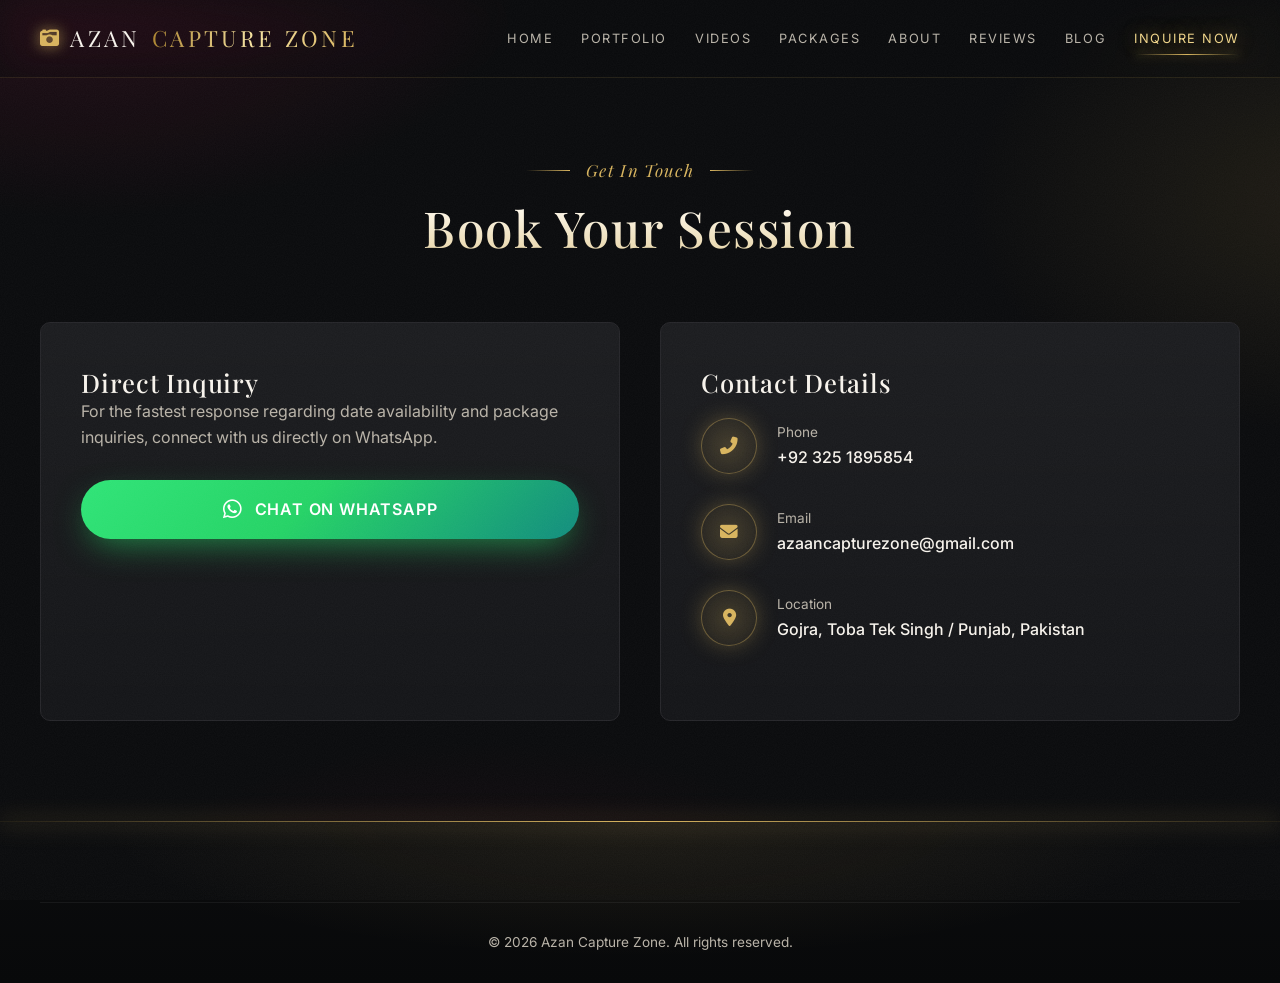
<file: frontend/contact.html>
<!DOCTYPE html>
<html lang="en">
<head>
  <meta charset="UTF-8">
  <meta name="viewport" content="width=device-width, initial-scale=1.0">
  <title>Contact & Inquiries — Azan Capture Zone</title>
  <meta name="description" content="Inquire about dates, pricing, and photography availability with Azan Capture Zone via WhatsApp or direct email.">
  <link rel="preconnect" href="https://fonts.googleapis.com">
  <link rel="preconnect" href="https://fonts.gstatic.com" crossorigin>
  <link href="https://fonts.googleapis.com/css2?family=Inter:wght@300;400;500;600&family=Playfair+Display:ital,wght@0,400;0,500;0,600;1,400&display=swap" rel="stylesheet">
  <link rel="stylesheet" href="https://cdnjs.cloudflare.com/ajax/libs/font-awesome/6.4.0/css/all.min.css">
  <link rel="stylesheet" href="css/style.css">
  <style>
    .contact-container {
      display: grid;
      grid-template-columns: 1fr 1fr;
      gap: 50px;
    }
    @media (max-width: 768px) {
      .contact-container {
        grid-template-columns: 1fr;
      }
    }
    .contact-card {
      background-color: var(--bg-card);
      border: 1px solid var(--border-color);
      padding: 40px;
      border-radius: 4px;
    }
    .contact-item {
      display: flex;
      align-items: center;
      gap: 20px;
      margin-bottom: 30px;
    }
    .contact-item i {
      font-size: 1.8rem;
      color: var(--accent-gold);
    }
    .whatsapp-btn {
      display: inline-flex;
      align-items: center;
      justify-content: center;
      gap: 12px;
      background-color: #25D366;
      color: #ffffff;
      padding: 16px 30px;
      font-size: 1rem;
      font-weight: 600;
      border-radius: 4px;
      width: 100%;
      text-transform: uppercase;
      letter-spacing: 0.05em;
      transition: var(--transition-smooth);
    }
    .whatsapp-btn:hover {
      background-color: #1eb857;
      color: #ffffff;
    }
  </style>
</head>
<body>

  <!-- Navigation Header -->
  <header>
    <div class="nav-container">
      <a href="index.html" class="logo">AZAN <span>CAPTURE ZONE</span></a>
      <button class="menu-toggle" aria-label="Toggle navigation menu">
        <i class="fas fa-bars"></i>
      </button>
      <ul class="nav-links">
        <li><a href="index.html">Home</a></li>
        <li><a href="portfolio.html">Portfolio</a></li>
        <li><a href="videos.html">Videos</a></li>
        <li><a href="packages.html">Packages</a></li>
        <li><a href="about.html">About</a></li>
        <li><a href="reviews.html">Reviews</a></li>
        <li><a href="blog.html">Blog</a></li>
        <li><a href="contact.html" class="active">Inquire Now</a></li>
      </ul>
    </div>
  </header>

  <!-- Contact Section -->
  <section style="margin-top: 80px;">
    <div class="section-header">
      <p>Get In Touch</p>
      <h2>Book Your Session</h2>
    </div>

    <div class="contact-container">
      <div class="contact-card">
        <h3>Direct Inquiry</h3>
        <p style="color: var(--text-secondary); margin-bottom: 30px;">For the fastest response regarding date availability and package inquiries, connect with us directly on WhatsApp.</p>
        
        <a id="whatsapp-link" href="https://wa.me/923251895853?text=Hello%20Azan%20Capture%20Zone,%20I%20would%20like%20to%20inquire%20about%20booking%20availability." target="_blank" class="whatsapp-btn">
          <i class="fab fa-whatsapp"></i> Chat on WhatsApp
        </a>
      </div>

      <div class="contact-card">
        <h3>Contact Details</h3>
        <div class="contact-item" style="margin-top: 20px;">
          <i class="fas fa-phone-alt"></i>
          <div>
            <p style="font-size: 0.85rem; color: var(--text-secondary);">Phone</p>
            <p style="font-weight: 500;">+92 325 1895854</p>
          </div>
        </div>

        <div class="contact-item">
          <i class="fas fa-envelope"></i>
          <div>
            <p style="font-size: 0.85rem; color: var(--text-secondary);">Email</p>
            <p style="font-weight: 500;">azaancapturezone@gmail.com</p>
          </div>
        </div>

        <div class="contact-item">
          <i class="fas fa-map-marker-alt"></i>
          <div>
            <p style="font-size: 0.85rem; color: var(--text-secondary);">Location</p>
            <p style="font-weight: 500;">Gojra, Toba Tek Singh / Punjab, Pakistan</p>
          </div>
        </div>
      </div>
    </div>
  </section>

  <!-- Footer -->
  <footer>
    <div class="copyright">
      <p>&copy; 2026 Azan Capture Zone. All rights reserved.</p>
    </div>
  </footer>

  <script src="js/main.js"></script>
  <script>
    // Auto-fill WhatsApp message if URL contains a package query parameter
    const urlParams = new URLSearchParams(window.location.search);
    const selectedPackage = urlParams.get('package');
    if (selectedPackage) {
      const waBtn = document.getElementById('whatsapp-link');
      const text = encodeURIComponent(`Hello Azan Capture Zone, I would like to inquire about booking the ${selectedPackage} package.`);
      waBtn.href = `https://wa.me/923251895853?text=${text}`;
    }
  </script>
</body>
</html>
</file>
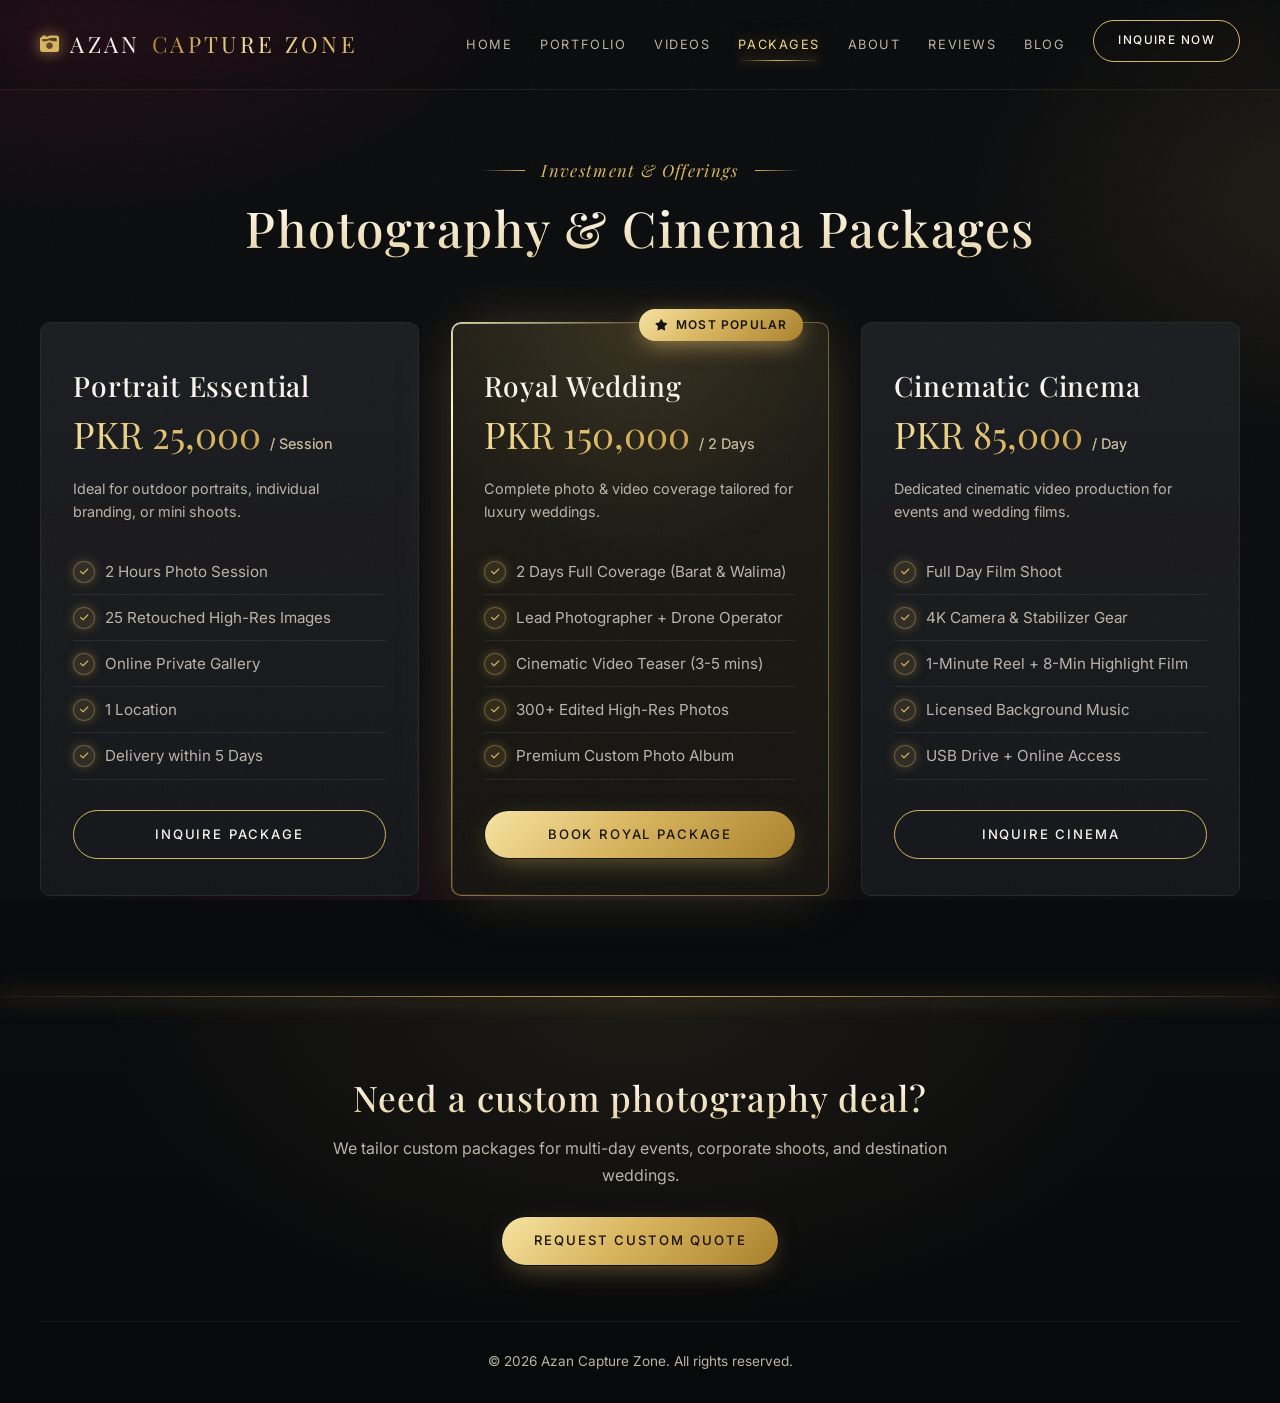
<file: frontend/packages.html>
<!DOCTYPE html>
<html lang="en">
<head>
  <meta charset="UTF-8">
  <meta name="viewport" content="width=device-width, initial-scale=1.0">
  <title>Packages & Deals — Azan Capture Zone</title>
  <meta name="description" content="Explore luxury wedding, portrait, and cinematic video packages by Azan Capture Zone. Transparent pricing and customizable options.">
  <link rel="preconnect" href="https://fonts.googleapis.com">
  <link rel="preconnect" href="https://fonts.gstatic.com" crossorigin>
  <link href="https://fonts.googleapis.com/css2?family=Inter:wght@300;400;500;600&family=Playfair+Display:ital,wght@0,400;0,500;0,600;1,400&display=swap" rel="stylesheet">
  <link rel="stylesheet" href="https://cdnjs.cloudflare.com/ajax/libs/font-awesome/6.4.0/css/all.min.css">
  <link rel="stylesheet" href="css/style.css">
  <style>
    .packages-grid {
      display: grid;
      grid-template-columns: repeat(auto-fit, minmax(320px, 1fr));
      gap: 30px;
      align-items: stretch;
    }
    .package-card {
      background-color: var(--bg-card);
      border: 1px solid var(--border-color);
      border-radius: 4px;
      padding: 40px 30px;
      display: flex;
      flex-direction: column;
      justify-content: space-between;
      position: relative;
      transition: var(--transition-smooth);
    }
    .package-card:hover {
      border-color: var(--accent-gold);
      transform: translateY(-5px);
    }
    .package-card.featured {
      border-color: var(--accent-gold);
      background-color: #1f1d18;
    }
    .badge {
      position: absolute;
      top: -15px;
      right: 25px;
      background-color: var(--accent-gold);
      color: var(--bg-primary);
      font-size: 0.75rem;
      font-weight: 600;
      text-transform: uppercase;
      letter-spacing: 0.1em;
      padding: 5px 15px;
      border-radius: 20px;
    }
    .package-title {
      font-size: 1.8rem;
      margin-bottom: 10px;
    }
    .package-price {
      font-size: 2.2rem;
      font-family: var(--font-heading);
      color: var(--accent-gold);
      margin-bottom: 20px;
    }
    .package-price span {
      font-size: 0.9rem;
      font-family: var(--font-primary);
      color: var(--text-secondary);
    }
    .package-features {
      list-style: none;
      margin-bottom: 30px;
      flex-grow: 1;
    }
    .package-features li {
      padding: 10px 0;
      border-bottom: 1px solid var(--border-color);
      color: var(--text-secondary);
      font-size: 0.95rem;
      display: flex;
      align-items: center;
      gap: 10px;
    }
    .package-features li i {
      color: var(--accent-gold);
      font-size: 0.85rem;
    }
  </style>
</head>
<body>

  <!-- Navigation Header -->
  <header>
    <div class="nav-container">
      <a href="index.html" class="logo">AZAN <span>CAPTURE ZONE</span></a>
      <button class="menu-toggle" aria-label="Toggle navigation menu">
        <i class="fas fa-bars"></i>
      </button>
      <ul class="nav-links">
        <li><a href="index.html">Home</a></li>
        <li><a href="portfolio.html">Portfolio</a></li>
        <li><a href="videos.html">Videos</a></li>
        <li><a href="packages.html" class="active">Packages</a></li>
        <li><a href="about.html">About</a></li>
        <li><a href="reviews.html">Reviews</a></li>
        <li><a href="blog.html">Blog</a></li>
        <li><a href="contact.html" class="btn">Inquire Now</a></li>
      </ul>
    </div>
  </header>

  <!-- Packages Section -->
  <section style="margin-top: 80px;">
    <div class="section-header">
      <p>Investment & Offerings</p>
      <h2>Photography & Cinema Packages</h2>
    </div>

    <div class="packages-grid">
      <!-- Essential Package -->
      <div class="package-card">
        <div>
          <h3 class="package-title">Portrait Essential</h3>
          <div class="package-price">PKR 25,000 <span>/ Session</span></div>
          <p style="color: var(--text-secondary); font-size: 0.9rem; margin-bottom: 25px;">Ideal for outdoor portraits, individual branding, or mini shoots.</p>
          <ul class="package-features">
            <li><i class="fas fa-check"></i> 2 Hours Photo Session</li>
            <li><i class="fas fa-check"></i> 25 Retouched High-Res Images</li>
            <li><i class="fas fa-check"></i> Online Private Gallery</li>
            <li><i class="fas fa-check"></i> 1 Location</li>
            <li><i class="fas fa-check"></i> Delivery within 5 Days</li>
          </ul>
        </div>
        <a href="contact.html?package=Portrait%20Essential" class="btn" style="text-align: center;">Inquire Package</a>
      </div>

      <!-- Royal Wedding Package -->
      <div class="package-card featured">
        <span class="badge">Most Popular</span>
        <div>
          <h3 class="package-title">Royal Wedding</h3>
          <div class="package-price">PKR 150,000 <span>/ 2 Days</span></div>
          <p style="color: var(--text-secondary); font-size: 0.9rem; margin-bottom: 25px;">Complete photo & video coverage tailored for luxury weddings.</p>
          <ul class="package-features">
            <li><i class="fas fa-check"></i> 2 Days Full Coverage (Barat & Walima)</li>
            <li><i class="fas fa-check"></i> Lead Photographer + Drone Operator</li>
            <li><i class="fas fa-check"></i> Cinematic Video Teaser (3-5 mins)</li>
            <li><i class="fas fa-check"></i> 300+ Edited High-Res Photos</li>
            <li><i class="fas fa-check"></i> Premium Custom Photo Album</li>
          </ul>
        </div>
        <a href="contact.html?package=Royal%20Wedding" class="btn btn-solid" style="text-align: center;">Book Royal Package</a>
      </div>

      <!-- Cinematic Cinema Package -->
      <div class="package-card">
        <div>
          <h3 class="package-title">Cinematic Cinema</h3>
          <div class="package-price">PKR 85,000 <span>/ Day</span></div>
          <p style="color: var(--text-secondary); font-size: 0.9rem; margin-bottom: 25px;">Dedicated cinematic video production for events and wedding films.</p>
          <ul class="package-features">
            <li><i class="fas fa-check"></i> Full Day Film Shoot</li>
            <li><i class="fas fa-check"></i> 4K Camera & Stabilizer Gear</li>
            <li><i class="fas fa-check"></i> 1-Minute Reel + 8-Min Highlight Film</li>
            <li><i class="fas fa-check"></i> Licensed Background Music</li>
            <li><i class="fas fa-check"></i> USB Drive + Online Access</li>
          </ul>
        </div>
        <a href="contact.html?package=Cinematic%20Cinema" class="btn" style="text-align: center;">Inquire Cinema</a>
      </div>
    </div>
  </section>

  <!-- Footer -->
  <footer>
    <div class="footer-content">
      <h3>Need a custom photography deal?</h3>
      <p>We tailor custom packages for multi-day events, corporate shoots, and destination weddings.</p>
      <a href="contact.html" class="btn btn-solid">Request Custom Quote</a>
    </div>
    <div class="copyright">
      <p>&copy; 2026 Azan Capture Zone. All rights reserved.</p>
    </div>
  </footer>

  <script src="js/main.js"></script>
</body>
</html>
</file>
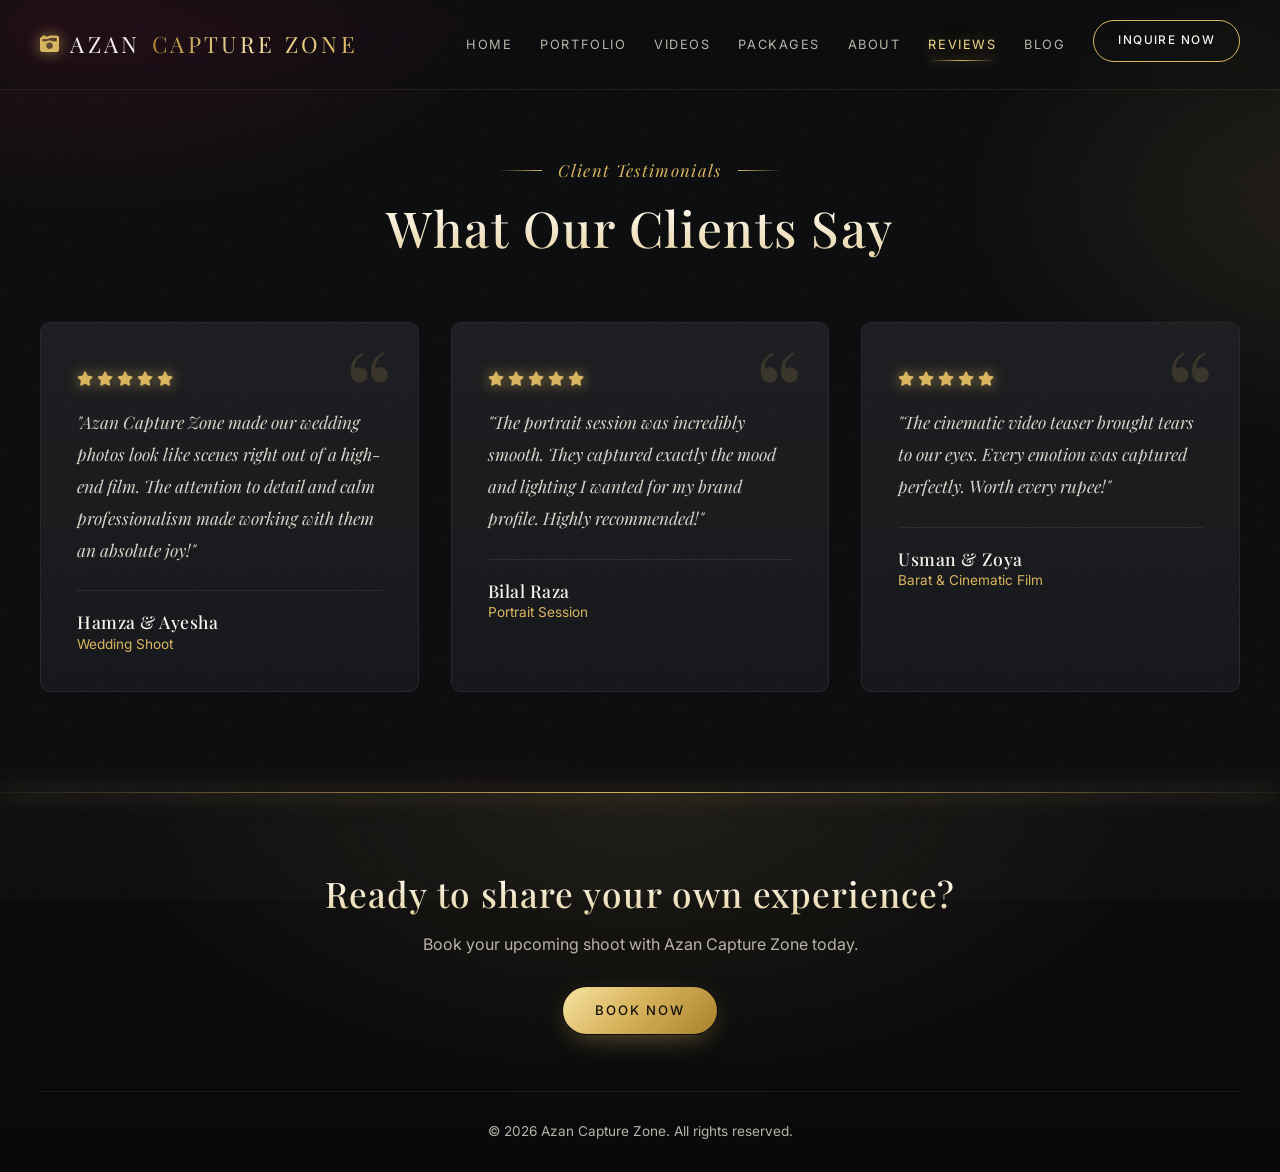
<file: frontend/reviews.html>
<!DOCTYPE html>
<html lang="en">
<head>
  <meta charset="UTF-8">
  <meta name="viewport" content="width=device-width, initial-scale=1.0">
  <title>Customer Reviews — Azan Capture Zone</title>
  <meta name="description" content="Read testimonials and client experiences from couples and brands who trusted Azan Capture Zone.">
  <link rel="preconnect" href="https://fonts.googleapis.com">
  <link rel="preconnect" href="https://fonts.gstatic.com" crossorigin>
  <link href="https://fonts.googleapis.com/css2?family=Inter:wght@300;400;500;600&family=Playfair+Display:ital,wght@0,400;0,500;0,600;1,400&display=swap" rel="stylesheet">
  <link rel="stylesheet" href="https://cdnjs.cloudflare.com/ajax/libs/font-awesome/6.4.0/css/all.min.css">
  <link rel="stylesheet" href="css/style.css">
  <style>
    .reviews-grid {
      display: grid;
      grid-template-columns: repeat(auto-fit, minmax(320px, 1fr));
      gap: 30px;
    }
    .review-card {
      background-color: var(--bg-card);
      border: 1px solid var(--border-color);
      border-radius: 4px;
      padding: 35px;
      position: relative;
    }
    .stars {
      color: var(--accent-gold);
      margin-bottom: 15px;
      font-size: 0.9rem;
    }
    .review-text {
      color: var(--text-secondary);
      font-style: italic;
      margin-bottom: 25px;
      font-size: 0.95rem;
    }
    .client-info h4 {
      font-size: 1.1rem;
    }
    .client-info p {
      color: var(--accent-gold);
      font-size: 0.85rem;
    }
  </style>
</head>
<body>

  <!-- Navigation Header -->
  <header>
    <div class="nav-container">
      <a href="index.html" class="logo">AZAN <span>CAPTURE ZONE</span></a>
      <button class="menu-toggle" aria-label="Toggle navigation menu">
        <i class="fas fa-bars"></i>
      </button>
      <ul class="nav-links">
        <li><a href="index.html">Home</a></li>
        <li><a href="portfolio.html">Portfolio</a></li>
        <li><a href="videos.html">Videos</a></li>
        <li><a href="packages.html">Packages</a></li>
        <li><a href="about.html">About</a></li>
        <li><a href="reviews.html" class="active">Reviews</a></li>
        <li><a href="blog.html">Blog</a></li>
        <li><a href="contact.html" class="btn">Inquire Now</a></li>
      </ul>
    </div>
  </header>

  <!-- Reviews Section -->
  <section style="margin-top: 80px;">
    <div class="section-header">
      <p>Client Testimonials</p>
      <h2>What Our Clients Say</h2>
    </div>

    <div class="reviews-grid">
      <div class="review-card">
        <div class="stars">
          <i class="fas fa-star"></i><i class="fas fa-star"></i><i class="fas fa-star"></i><i class="fas fa-star"></i><i class="fas fa-star"></i>
        </div>
        <p class="review-text">"Azan Capture Zone made our wedding photos look like scenes right out of a high-end film. The attention to detail and calm professionalism made working with them an absolute joy!"</p>
        <div class="client-info">
          <h4>Hamza & Ayesha</h4>
          <p>Wedding Shoot</p>
        </div>
      </div>

      <div class="review-card">
        <div class="stars">
          <i class="fas fa-star"></i><i class="fas fa-star"></i><i class="fas fa-star"></i><i class="fas fa-star"></i><i class="fas fa-star"></i>
        </div>
        <p class="review-text">"The portrait session was incredibly smooth. They captured exactly the mood and lighting I wanted for my brand profile. Highly recommended!"</p>
        <div class="client-info">
          <h4>Bilal Raza</h4>
          <p>Portrait Session</p>
        </div>
      </div>

      <div class="review-card">
        <div class="stars">
          <i class="fas fa-star"></i><i class="fas fa-star"></i><i class="fas fa-star"></i><i class="fas fa-star"></i><i class="fas fa-star"></i>
        </div>
        <p class="review-text">"The cinematic video teaser brought tears to our eyes. Every emotion was captured perfectly. Worth every rupee!"</p>
        <div class="client-info">
          <h4>Usman & Zoya</h4>
          <p>Barat & Cinematic Film</p>
        </div>
      </div>
    </div>
  </section>

  <!-- Footer -->
  <footer>
    <div class="footer-content">
      <h3>Ready to share your own experience?</h3>
      <p>Book your upcoming shoot with Azan Capture Zone today.</p>
      <a href="contact.html" class="btn btn-solid">Book Now</a>
    </div>
    <div class="copyright">
      <p>&copy; 2026 Azan Capture Zone. All rights reserved.</p>
    </div>
  </footer>

  <script src="js/main.js"></script>
</body>
</html>
</file>
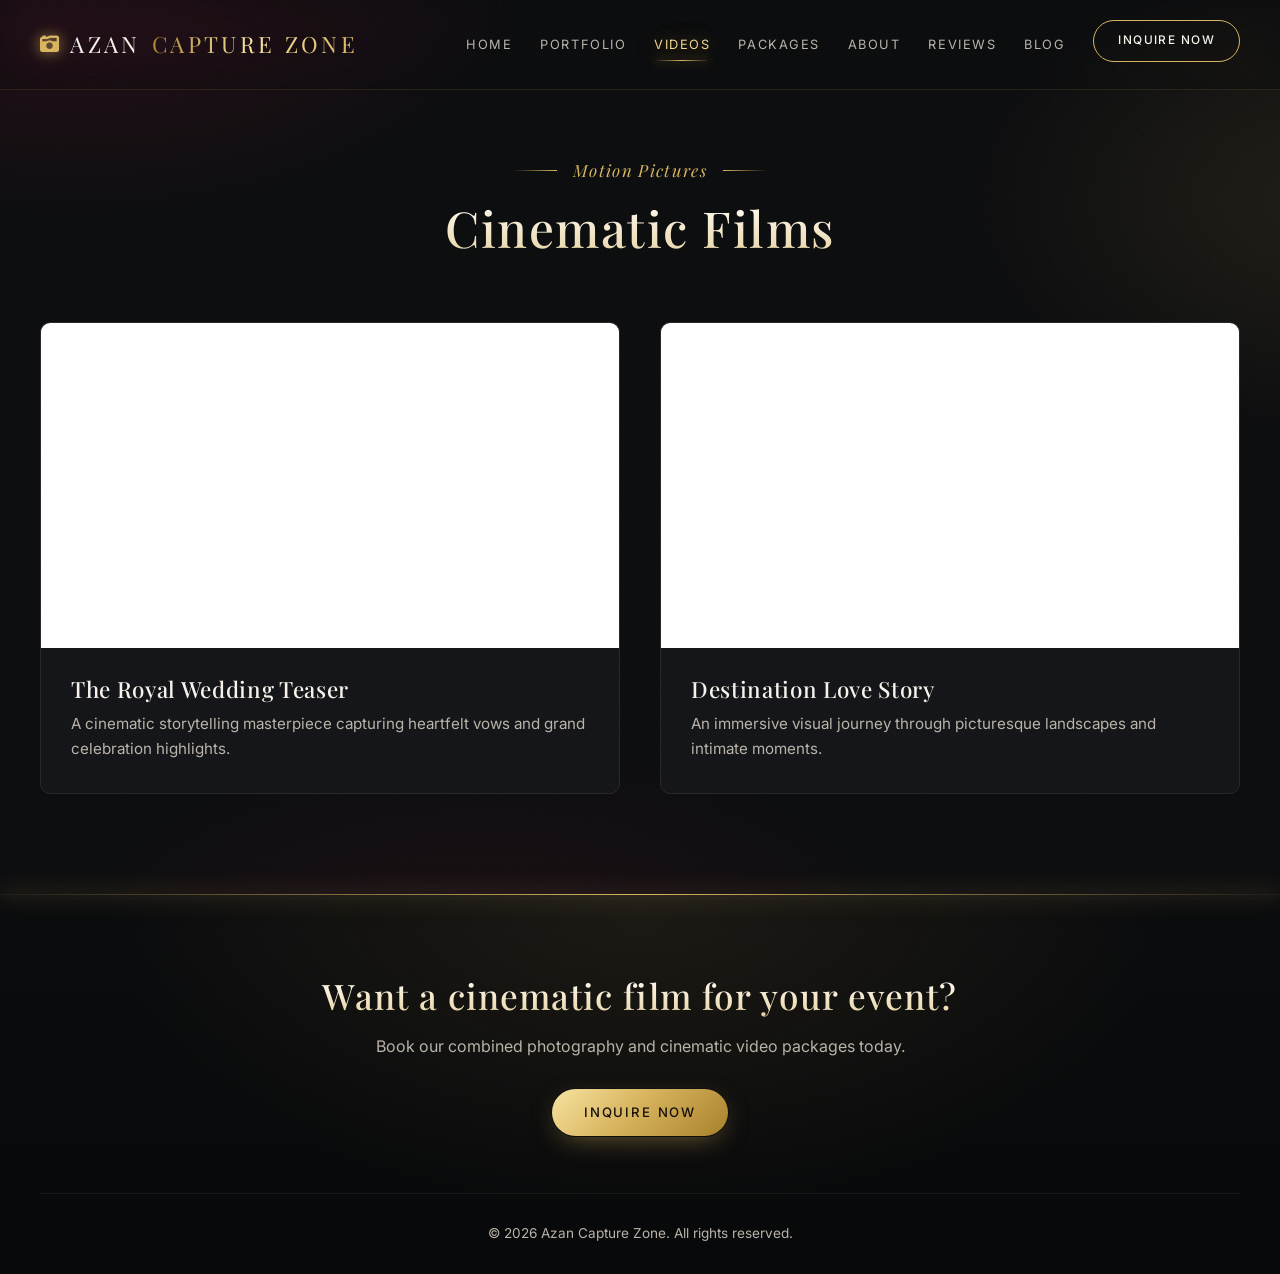
<file: frontend/videos.html>
<!DOCTYPE html>
<html lang="en">
<head>
  <meta charset="UTF-8">
  <meta name="viewport" content="width=device-width, initial-scale=1.0">
  <title>Cinematic Videos — Azan Capture Zone</title>
  <meta name="description" content="Watch high-end cinematic wedding films and video highlights by Azan Capture Zone.">
  <link rel="preconnect" href="https://fonts.googleapis.com">
  <link rel="preconnect" href="https://fonts.gstatic.com" crossorigin>
  <link href="https://fonts.googleapis.com/css2?family=Inter:wght@300;400;500;600&family=Playfair+Display:ital,wght@0,400;0,500;0,600;1,400&display=swap" rel="stylesheet">
  <link rel="stylesheet" href="https://cdnjs.cloudflare.com/ajax/libs/font-awesome/6.4.0/css/all.min.css">
  <link rel="stylesheet" href="css/style.css">
  <style>
    .video-grid {
      display: grid;
      grid-template-columns: repeat(auto-fit, minmax(500px, 1fr));
      gap: 40px;
    }
    @media (max-width: 768px) {
      .video-grid {
        grid-template-columns: 1fr;
      }
    }
    .video-card {
      background-color: var(--bg-card);
      border: 1px solid var(--border-color);
      border-radius: 4px;
      overflow: hidden;
    }
    .video-container {
      position: relative;
      padding-bottom: 56.25%; /* 16:9 Aspect Ratio */
      height: 0;
      overflow: hidden;
    }
    .video-container iframe {
      position: absolute;
      top: 0;
      left: 0;
      width: 100%;
      height: 100%;
      border: 0;
    }
    .video-info {
      padding: 25px;
    }
  </style>
</head>
<body>

  <!-- Navigation Header -->
  <header>
    <div class="nav-container">
      <a href="index.html" class="logo">AZAN <span>CAPTURE ZONE</span></a>
      <button class="menu-toggle" aria-label="Toggle navigation menu">
        <i class="fas fa-bars"></i>
      </button>
      <ul class="nav-links">
        <li><a href="index.html">Home</a></li>
        <li><a href="portfolio.html">Portfolio</a></li>
        <li><a href="videos.html" class="active">Videos</a></li>
        <li><a href="packages.html">Packages</a></li>
        <li><a href="about.html">About</a></li>
        <li><a href="reviews.html">Reviews</a></li>
        <li><a href="blog.html">Blog</a></li>
        <li><a href="contact.html" class="btn">Inquire Now</a></li>
      </ul>
    </div>
  </header>

  <!-- Videos Section -->
  <section style="margin-top: 80px;">
    <div class="section-header">
      <p>Motion Pictures</p>
      <h2>Cinematic Films</h2>
    </div>

    <div class="video-grid">
      <div class="video-card">
        <div class="video-container">
          <!-- Safe placeholder YouTube embed -->
          <iframe src="https://www.youtube-nocookie.com/embed/dQw4w9WgXcQ" title="Cinematic Wedding Teaser" allowfullscreen loading="lazy"></iframe>
        </div>
        <div class="video-info">
          <h3>The Royal Wedding Teaser</h3>
          <p>A cinematic storytelling masterpiece capturing heartfelt vows and grand celebration highlights.</p>
        </div>
      </div>

      <div class="video-card">
        <div class="video-container">
          <iframe src="https://www.youtube-nocookie.com/embed/dQw4w9WgXcQ" title="Destination Cinematic Film" allowfullscreen loading="lazy"></iframe>
        </div>
        <div class="video-info">
          <h3>Destination Love Story</h3>
          <p>An immersive visual journey through picturesque landscapes and intimate moments.</p>
        </div>
      </div>
    </div>
  </section>

  <!-- Footer -->
  <footer>
    <div class="footer-content">
      <h3>Want a cinematic film for your event?</h3>
      <p>Book our combined photography and cinematic video packages today.</p>
      <a href="contact.html" class="btn btn-solid">Inquire Now</a>
    </div>
    <div class="copyright">
      <p>&copy; 2026 Azan Capture Zone. All rights reserved.</p>
    </div>
  </footer>

  <script src="js/main.js"></script>
</body>
</html>
</file>
<file: frontend/css/style.css>
/* ==========================================================================
   AZAN CAPTURE ZONE - GLOBAL STYLESHEET  (Enhanced Edition)
   --------------------------------------------------------------------------
   Design idea : a photographer's world — viewfinder, focus-pull, bokeh,
                 and warm gold light on deep ink, with ruby undertones
                 borrowed from wedding silks.
   Notes       : Drop-in replacement. No HTML or backend changes required.
                 Selectors that begin with "body " intentionally out-rank the
                 inline <style> blocks found in individual pages.
   ========================================================================== */

/* --------------------------------------------------------------------------
   1. DESIGN TOKENS
   -------------------------------------------------------------------------- */
:root {
  /* Surfaces */
  --bg-primary: #0a0b0d;
  --bg-elevated: #0f1013;
  --bg-card: #121316;

  /* Text */
  --text-primary: #f7f3ec;
  --text-secondary: #b9b3a8;

  /* Gold light */
  --accent-gold: #d8b45e;
  --accent-gold-hover: #f0d58a;
  --gold-light: #f6e3a1;
  --gold-deep: #a9812c;
  --gold-grad: linear-gradient(135deg, #f6e3a1 0%, #d8b45e 45%, #a9812c 100%);

  /* Ruby undertone */
  --ruby: #8c1d40;

  /* Lines & glow */
  --border-color: #26262a;
  --border-gold: rgba(216, 180, 94, 0.28);
  --glow-gold: 0 0 22px rgba(216, 180, 94, 0.35), 0 0 64px rgba(216, 180, 94, 0.14);

  /* Shape & motion */
  --radius: 6px;
  --radius-lg: 10px;
  --ease: cubic-bezier(0.22, 0.8, 0.24, 1);
  --transition-smooth: all 0.3s cubic-bezier(0.4, 0, 0.2, 1);

  /* Type */
  --font-primary: 'Inter', -apple-system, BlinkMacSystemFont, "Segoe UI", Roboto, sans-serif;
  --font-heading: 'Playfair Display', Georgia, serif;
}

/* Animatable angle for the rotating featured-card border */
@property --angle {
  syntax: '<angle>';
  inherits: false;
  initial-value: 0deg;
}

/* --------------------------------------------------------------------------
   2. RESET & BASE
   -------------------------------------------------------------------------- */
* {
  margin: 0;
  padding: 0;
  box-sizing: border-box;
}

html {
  scroll-behavior: smooth;
  scroll-padding-top: 90px;
  color-scheme: dark;
  scrollbar-color: #4a3f22 var(--bg-primary);
}

body {
  background-color: var(--bg-primary);
  color: var(--text-primary);
  font-family: var(--font-primary);
  line-height: 1.65;
  overflow-x: hidden;
  -webkit-font-smoothing: antialiased;
  -moz-osx-font-smoothing: grayscale;
  text-rendering: optimizeLegibility;
  animation: pageIn 0.7s ease both;
}

/* Ambient colour wash: ruby + gold light pooling at the edges of the page */
body::before {
  content: "";
  position: fixed;
  inset: 0;
  z-index: -1;
  pointer-events: none;
  background:
    radial-gradient(60vw 50vh at 6% -6%, rgba(140, 29, 64, 0.24), transparent 62%),
    radial-gradient(48vw 44vh at 104% 22%, rgba(216, 180, 94, 0.10), transparent 62%),
    radial-gradient(60vw 50vh at 38% 112%, rgba(140, 29, 64, 0.15), transparent 62%);
}

/* Fine film grain */
body::after {
  content: "";
  position: fixed;
  inset: 0;
  z-index: 9999;
  pointer-events: none;
  opacity: 0.055;
  background-image: url("data:image/svg+xml;utf8,<svg xmlns='http://www.w3.org/2000/svg' width='160' height='160'><filter id='n'><feTurbulence type='fractalNoise' baseFrequency='.9' numOctaves='2' stitchTiles='stitch'/><feColorMatrix values='0 0 0 0 1  0 0 0 0 1  0 0 0 0 1  0 0 0 .6 0'/></filter><rect width='100%' height='100%' filter='url(%23n)'/></svg>");
}

img {
  display: block;
  max-width: 100%;
}

::selection {
  background: rgba(216, 180, 94, 0.35);
  color: #fff;
}

::-webkit-scrollbar { width: 10px; }
::-webkit-scrollbar-track { background: var(--bg-primary); }
::-webkit-scrollbar-thumb {
  background: linear-gradient(180deg, #5a4a22, #3a3018);
  border-radius: 10px;
  border: 2px solid var(--bg-primary);
}
::-webkit-scrollbar-thumb:hover { background: linear-gradient(180deg, var(--accent-gold), var(--gold-deep)); }

:focus-visible {
  outline: 2px solid var(--accent-gold);
  outline-offset: 3px;
  border-radius: 3px;
}

/* Typography */
h1, h2, h3, h4, h5, h6 {
  font-family: var(--font-heading);
  font-weight: 500;
  letter-spacing: 0.03em;
  line-height: 1.2;
  color: var(--text-primary);
}

a {
  text-decoration: none;
  color: inherit;
  transition: var(--transition-smooth);
}

ul { list-style: none; }

/* --------------------------------------------------------------------------
   3. BUTTONS
   -------------------------------------------------------------------------- */
.btn {
  position: relative;
  display: inline-block;
  isolation: isolate;
  overflow: hidden;
  padding: 13px 32px;
  background-color: transparent;
  color: var(--text-primary);
  border: 1px solid var(--accent-gold);
  font-family: var(--font-primary);
  font-size: 0.82rem;
  font-weight: 500;
  text-transform: uppercase;
  letter-spacing: 0.14em;
  border-radius: 999px;
  cursor: pointer;
  transition: transform 0.35s var(--ease), color 0.35s var(--ease), box-shadow 0.4s var(--ease), border-color 0.35s;
}

/* Gold fill layer */
.btn::after {
  content: "";
  position: absolute;
  inset: 0;
  z-index: -2;
  background: var(--gold-grad);
  opacity: 0;
  transition: opacity 0.35s var(--ease);
}

/* Light sweep layer */
.btn::before {
  content: "";
  position: absolute;
  inset: 0;
  z-index: -1;
  background: linear-gradient(115deg, transparent 30%, rgba(255, 255, 255, 0.55) 50%, transparent 70%);
  transform: translateX(-130%);
  transition: transform 0.9s var(--ease);
}

.btn:hover {
  color: #15110a;
  transform: translateY(-3px);
  border-color: transparent;
  box-shadow: 0 12px 34px -8px rgba(216, 180, 94, 0.6), 0 0 0 4px rgba(216, 180, 94, 0.1);
}
.btn:hover::after { opacity: 1; }
.btn:hover::before { transform: translateX(130%); }
.btn:active { transform: translateY(-1px) scale(0.98); }

.btn-solid {
  color: #15110a;
  border-color: transparent;
  box-shadow: 0 8px 28px -10px rgba(216, 180, 94, 0.55);
}
.btn-solid::after { opacity: 1; }
.btn-solid:hover {
  color: #15110a;
  box-shadow: 0 14px 44px -6px rgba(216, 180, 94, 0.8), 0 0 0 4px rgba(216, 180, 94, 0.14);
}

/* --------------------------------------------------------------------------
   4. NAVIGATION HEADER
   -------------------------------------------------------------------------- */
header {
  position: fixed;
  top: 0;
  left: 0;
  width: 100%;
  z-index: 1000;
  background-color: rgba(10, 11, 13, 0.55);
  backdrop-filter: blur(18px) saturate(150%);
  -webkit-backdrop-filter: blur(18px) saturate(150%);
  border-bottom: 1px solid rgba(216, 180, 94, 0.12);
  transition: background-color 0.4s var(--ease), box-shadow 0.4s var(--ease);
}

/* Gold hairline that lights up once the page is scrolled */
header::after {
  content: "";
  position: absolute;
  left: 0;
  right: 0;
  bottom: -1px;
  height: 1px;
  background: linear-gradient(90deg, transparent, var(--accent-gold) 50%, transparent);
  opacity: 0;
  transition: opacity 0.5s var(--ease);
}

header.scrolled {
  background-color: rgba(10, 11, 13, 0.86);
  box-shadow: 0 10px 30px rgba(0, 0, 0, 0.5);
}
header.scrolled::after { opacity: 0.8; }

.nav-container {
  max-width: 1300px;
  margin: 0 auto;
  padding: 20px 40px;
  display: flex;
  justify-content: space-between;
  align-items: center;
  transition: padding 0.4s var(--ease);
}
header.scrolled .nav-container { padding-top: 14px; padding-bottom: 14px; }

/* Logo: camera glyph + shimmering wordmark */
.logo {
  display: inline-flex;
  align-items: center;
  gap: 0.5em;
  font-family: var(--font-heading);
  font-size: 1.4rem;
  letter-spacing: 0.15em;
  color: var(--text-primary);
  white-space: nowrap;
}

.logo::before {
  content: "\f083";
  font-family: "Font Awesome 6 Free";
  font-weight: 900;
  font-size: 0.85em;
  letter-spacing: 0;
  color: var(--accent-gold);
  text-shadow: 0 0 14px rgba(216, 180, 94, 0.8);
  transition: transform 0.5s var(--ease);
}
.logo:hover::before { transform: rotate(-12deg) scale(1.15); }

.logo span {
  background: linear-gradient(100deg, var(--gold-deep) 0%, var(--gold-light) 25%, var(--accent-gold) 50%, var(--gold-deep) 75%, var(--gold-light) 100%);
  background-size: 200% 100%;
  background-repeat: repeat-x;
  -webkit-background-clip: text;
  background-clip: text;
  color: transparent;
  -webkit-text-fill-color: transparent;
  animation: logoShine 7s linear infinite;
}

.nav-links {
  display: flex;
  gap: 28px;
  align-items: center;
}

.nav-links a {
  position: relative;
  display: inline-block;
  padding: 6px 0;
  font-size: 0.8rem;
  text-transform: uppercase;
  letter-spacing: 0.12em;
  color: var(--text-secondary);
}

/* Centre-out gold underline */
.nav-links a:not(.btn)::after {
  content: "";
  position: absolute;
  left: 0;
  right: 0;
  bottom: 0;
  height: 1px;
  background: linear-gradient(90deg, transparent, var(--accent-gold), transparent);
  box-shadow: 0 0 10px rgba(216, 180, 94, 0.8);
  transform: scaleX(0);
  transition: transform 0.45s var(--ease);
}

.nav-links a:hover,
.nav-links a.active {
  color: var(--accent-gold-hover);
}
.nav-links a.active { text-shadow: 0 0 18px rgba(216, 180, 94, 0.55); }
.nav-links a:not(.btn):hover::after,
.nav-links a.active:not(.btn)::after { transform: scaleX(1); }

/* "Inquire Now" button inside the nav */
.nav-links a.btn {
  padding: 10px 24px;
  font-size: 0.74rem;
  color: var(--text-primary);
}
.nav-links a.btn:hover,
.nav-links a.btn.active {
  color: #15110a;
  text-shadow: none;
}
.nav-links a.btn.active {
  border-color: transparent;
  box-shadow: 0 8px 28px -10px rgba(216, 180, 94, 0.55);
}
.nav-links a.btn.active::after { opacity: 1; }

/* Mobile Menu Toggle */
.menu-toggle {
  display: none;
  place-items: center;
  width: 44px;
  height: 44px;
  cursor: pointer;
  background: rgba(255, 255, 255, 0.03);
  border: 1px solid var(--border-gold);
  border-radius: 50%;
  color: var(--accent-gold);
  font-size: 1.15rem;
  transition: background 0.3s, box-shadow 0.3s, transform 0.3s var(--ease);
}
.menu-toggle:hover { box-shadow: var(--glow-gold); background: rgba(216, 180, 94, 0.08); }
.menu-toggle i { transition: transform 0.4s var(--ease); }
.menu-toggle[aria-expanded="true"] i { transform: rotate(180deg); }

/* --------------------------------------------------------------------------
   5. HERO  — "focus pull" opening, viewfinder frame, drifting bokeh
   -------------------------------------------------------------------------- */
.hero {
  position: relative;
  isolation: isolate;
  display: flex;
  align-items: center;
  justify-content: center;
  text-align: center;
  width: 100%;
  max-width: none;
  min-height: 100vh;
  min-height: 100svh;
  margin: 0;
  padding: 120px 24px 90px;
  overflow: hidden;
  background: var(--bg-primary);
  border-bottom: 1px solid rgba(216, 180, 94, 0.12);
}

/* Photo layer: starts blurred, pulls into focus, then drifts (Ken Burns) */
.hero::before {
  content: "";
  position: absolute;
  inset: -4%;
  z-index: -2;
  background:
    radial-gradient(60% 60% at 14% 18%, rgba(140, 29, 64, 0.34), transparent 70%),
    radial-gradient(55% 55% at 88% 92%, rgba(216, 180, 94, 0.16), transparent 70%),
    radial-gradient(ellipse at 50% 45%, rgba(10, 11, 13, 0.1) 0%, rgba(10, 11, 13, 0.72) 85%),
    linear-gradient(180deg, rgba(10, 11, 13, 0.6) 0%, rgba(10, 11, 13, 0.34) 42%, rgba(10, 11, 13, 0.94) 100%),
    url('https://images.unsplash.com/photo-1519741497674-611481863552?auto=format&fit=crop&w=1920&q=80') center / cover no-repeat;
  will-change: transform, filter;
  animation:
    focusPull 2.6s var(--ease) both,
    drift 34s ease-in-out 2.6s infinite alternate;
}

/* Camera viewfinder corner brackets that "lock" when focus lands */
.hero::after {
  --c: rgba(216, 180, 94, 0.78);
  --l: 40px;
  --t: 2px;
  content: "";
  position: absolute;
  inset: clamp(92px, 12vh, 130px) clamp(16px, 4vw, 56px) clamp(30px, 6vh, 64px);
  z-index: 2;
  pointer-events: none;
  background:
    linear-gradient(var(--c), var(--c)) left top / var(--l) var(--t) no-repeat,
    linear-gradient(var(--c), var(--c)) left top / var(--t) var(--l) no-repeat,
    linear-gradient(var(--c), var(--c)) right top / var(--l) var(--t) no-repeat,
    linear-gradient(var(--c), var(--c)) right top / var(--t) var(--l) no-repeat,
    linear-gradient(var(--c), var(--c)) left bottom / var(--l) var(--t) no-repeat,
    linear-gradient(var(--c), var(--c)) left bottom / var(--t) var(--l) no-repeat,
    linear-gradient(var(--c), var(--c)) right bottom / var(--l) var(--t) no-repeat,
    linear-gradient(var(--c), var(--c)) right bottom / var(--t) var(--l) no-repeat;
  filter: drop-shadow(0 0 4px rgba(216, 180, 94, 0.4));
  animation:
    viewfinder 1.4s var(--ease) 0.2s backwards,
    focusLock 1.3s ease-out 1.6s 1;
}

/* Bokeh lights (injected by main.js) */
.bokeh {
  position: absolute;
  inset: 0;
  z-index: -1;
  overflow: hidden;
  pointer-events: none;
}
.bokeh span {
  position: absolute;
  left: var(--x);
  top: var(--y);
  width: var(--s);
  height: var(--s);
  border-radius: 50%;
  background: radial-gradient(circle at 35% 35%, rgba(255, 240, 200, 0.55), var(--tint) 48%, transparent 72%);
  filter: blur(var(--b, 1px));
  mix-blend-mode: screen;
  opacity: 0;
  animation: bokeh var(--dur) ease-in-out var(--delay) infinite;
}
.hero.is-offscreen .bokeh span { animation-play-state: paused; }

.hero-content {
  position: relative;
  z-index: 1;
  max-width: 900px;
}

/* Thin gold line that draws down from above the headline */
.hero-content::before {
  content: "";
  display: block;
  width: 1px;
  height: 64px;
  margin: 0 auto 28px;
  background: linear-gradient(to bottom, transparent, var(--accent-gold));
  box-shadow: 0 0 12px rgba(216, 180, 94, 0.7);
  transform-origin: top;
  animation: lineGrow 1.2s var(--ease) 0.4s backwards;
}

.hero-content h1 {
  font-size: clamp(2.6rem, 7vw, 5.6rem);
  font-weight: 500;
  line-height: 1.05;
  letter-spacing: 0.01em;
  margin-bottom: 26px;
  background: linear-gradient(100deg, #f7f3ec 0%, #f7f3ec 42%, #fff1bd 50%, #f7f3ec 58%, #f7f3ec 100%);
  background-size: 260% 100%;
  background-position: 0% 0;
  -webkit-background-clip: text;
  background-clip: text;
  color: transparent;
  -webkit-text-fill-color: transparent;
  filter: drop-shadow(0 4px 30px rgba(0, 0, 0, 0.55));
  animation:
    heroRise 1.4s var(--ease) 0.5s backwards,
    shine 8s ease-in-out 2.6s infinite;
}

.hero-content p {
  max-width: 640px;
  margin: 0 auto 38px;
  font-size: clamp(1rem, 1.6vw, 1.18rem);
  line-height: 1.8;
  color: #d9d3c7;
  letter-spacing: 0.03em;
  animation: rise 1s var(--ease) 1.1s backwards;
}

.hero-content > div { animation: rise 1s var(--ease) 1.35s backwards; }

/* Primary hero CTA breathes with a soft gold glow */
.hero .btn-solid { animation: glowPulse 3.6s ease-in-out 2.6s infinite; }
.hero .btn-solid:hover { animation: none; }

/* Scroll cue (injected by main.js) */
.scroll-cue {
  position: absolute;
  left: 50%;
  bottom: clamp(40px, 7vh, 76px);
  z-index: 3;
  width: 26px;
  height: 42px;
  margin-left: -13px;
  background: transparent;
  border: 1.5px solid rgba(216, 180, 94, 0.7);
  border-radius: 14px;
  cursor: pointer;
  box-shadow: 0 0 18px rgba(216, 180, 94, 0.25);
  animation: rise 1s var(--ease) 2s backwards;
  transition: box-shadow 0.3s, border-color 0.3s;
}
.scroll-cue:hover { border-color: var(--accent-gold-hover); box-shadow: var(--glow-gold); }
.scroll-cue span {
  position: absolute;
  top: 8px;
  left: 50%;
  width: 4px;
  height: 8px;
  margin-left: -2px;
  border-radius: 4px;
  background: var(--accent-gold);
  animation: scrollDot 2s ease-in-out infinite;
}

/* --------------------------------------------------------------------------
   6. SECTIONS & HEADERS
   -------------------------------------------------------------------------- */
section {
  padding: 100px 40px;
  max-width: 1300px;
  margin: 0 auto;
}

/* Tighten the gap beneath the fixed header on inner pages */
header + section:not(.hero) { padding-top: 72px; }

.section-header {
  text-align: center;
  margin-bottom: 64px;
}

.section-header p {
  display: inline-flex;
  align-items: center;
  gap: 16px;
  margin-bottom: 14px;
  font-family: var(--font-heading);
  font-style: italic;
  font-size: 1.05rem;
  letter-spacing: 0.08em;
  color: var(--accent-gold);
}
.section-header p::before,
.section-header p::after {
  content: "";
  width: 44px;
  height: 1px;
  background: linear-gradient(90deg, transparent, var(--accent-gold));
}
.section-header p::after { transform: scaleX(-1); }

.section-header h2 {
  font-size: clamp(2rem, 4.2vw, 3.1rem);
  background: linear-gradient(180deg, #fffaf0 10%, #e6d3a3 100%);
  -webkit-background-clip: text;
  background-clip: text;
  color: transparent;
  -webkit-text-fill-color: transparent;
}

/* --------------------------------------------------------------------------
   7. GRIDS & CARDS
   -------------------------------------------------------------------------- */
.grid-3 {
  display: grid;
  grid-template-columns: repeat(auto-fit, minmax(min(100%, 330px), 1fr));
  gap: 32px;
}

.card {
  position: relative;
  isolation: isolate;
  background-color: var(--bg-card);
  border: 1px solid var(--border-color);
  border-radius: var(--radius-lg);
  overflow: hidden;
  transition: transform 0.55s var(--ease), border-color 0.4s, box-shadow 0.55s var(--ease);
}

/* Cursor-following spotlight (position set by main.js via --mx / --my) */
.card::before,
body .package-card::before,
body .review-card::before,
body .video-card::before,
body .contact-card::before {
  content: "";
  position: absolute;
  inset: 0;
  z-index: 1;
  border-radius: inherit;
  pointer-events: none;
  background: radial-gradient(420px circle at var(--mx, 50%) var(--my, 50%), rgba(216, 180, 94, 0.15), transparent 46%);
  opacity: 0;
  transition: opacity 0.45s var(--ease);
}
.card:hover::before,
body .package-card:hover::before,
body .review-card:hover::before,
body .video-card:hover::before,
body .contact-card:hover::before { opacity: 1; }

/* Image melts into the card body */
.card::after {
  content: "";
  position: absolute;
  top: 0;
  left: 0;
  right: 0;
  height: 300px;
  z-index: 1;
  pointer-events: none;
  background: linear-gradient(180deg, transparent 55%, var(--bg-card) 100%);
}

.card:hover {
  transform: translateY(-8px);
  border-color: rgba(216, 180, 94, 0.55);
  box-shadow: 0 34px 60px -24px rgba(0, 0, 0, 0.85), 0 0 46px -12px rgba(216, 180, 94, 0.38);
}

.card img {
  width: 100%;
  height: 300px;
  object-fit: cover;
  transition: transform 1.1s var(--ease), filter 0.6s;
}
.card:hover img { transform: scale(1.07); filter: saturate(1.12) brightness(1.04); }

.card-body {
  position: relative;
  z-index: 2;
  padding: 10px 32px 34px;
}

.card-body h3 {
  font-size: 1.5rem;
  margin-bottom: 10px;
}

.card-body p {
  color: var(--text-secondary);
  font-size: 0.94rem;
  margin-bottom: 20px;
}

/* Animated underline on card links */
.card-body a {
  position: relative;
  display: inline-block;
  padding-bottom: 4px;
}
.card-body a::after {
  content: "";
  position: absolute;
  left: 0;
  bottom: 0;
  width: 100%;
  height: 1px;
  background: currentColor;
  transform: scaleX(0.3);
  transform-origin: left;
  transition: transform 0.5s var(--ease);
}
.card-body a:hover::after { transform: scaleX(1); }

/* --------------------------------------------------------------------------
   8. FOOTER
   -------------------------------------------------------------------------- */
footer {
  position: relative;
  isolation: isolate;
  background:
    radial-gradient(60% 120% at 50% 0%, rgba(216, 180, 94, 0.09), transparent 70%),
    linear-gradient(180deg, #0b0c0e 0%, #08090a 100%);
  border-top: 1px solid rgba(216, 180, 94, 0.1);
  padding: 80px 40px 30px;
  text-align: center;
}

footer::before {
  content: "";
  position: absolute;
  top: -1px;
  left: 0;
  right: 0;
  height: 1px;
  background: linear-gradient(90deg, transparent, var(--accent-gold) 50%, transparent);
  box-shadow: 0 0 22px 1px rgba(216, 180, 94, 0.5);
}

.footer-content {
  max-width: 640px;
  margin: 0 auto 48px;
}

.footer-content h3 {
  font-size: clamp(1.6rem, 3vw, 2.2rem);
  margin-bottom: 16px;
  background: linear-gradient(180deg, #fffaf0 10%, #e6d3a3 100%);
  -webkit-background-clip: text;
  background-clip: text;
  color: transparent;
  -webkit-text-fill-color: transparent;
}

.footer-content p {
  color: var(--text-secondary);
  margin-bottom: 28px;
}

.copyright {
  color: var(--text-secondary);
  font-size: 0.85rem;
  border-top: 1px solid rgba(255, 255, 255, 0.06);
  padding-top: 28px;
}

/* --------------------------------------------------------------------------
   9. GLOBAL UI EXTRAS (created by main.js)
   -------------------------------------------------------------------------- */
#scroll-progress {
  position: fixed;
  top: 0;
  left: 0;
  width: 100%;
  height: 2px;
  z-index: 1100;
  pointer-events: none;
  transform-origin: 0 50%;
  transform: scaleX(0);
  background: linear-gradient(90deg, var(--gold-deep), var(--gold-light));
  box-shadow: 0 0 12px rgba(216, 180, 94, 0.85);
}

.cursor-glow {
  position: fixed;
  top: 0;
  left: 0;
  width: 520px;
  height: 520px;
  margin: -260px 0 0 -260px;
  z-index: 1;
  border-radius: 50%;
  pointer-events: none;
  background: radial-gradient(circle, rgba(216, 180, 94, 0.1), transparent 65%);
  mix-blend-mode: screen;
  opacity: 0;
  transition: opacity 0.5s;
  will-change: transform;
}
.cursor-glow.on { opacity: 1; }

.to-top {
  position: fixed;
  right: 24px;
  bottom: 24px;
  z-index: 900;
  display: grid;
  place-items: center;
  width: 46px;
  height: 46px;
  color: var(--accent-gold);
  background: rgba(10, 11, 13, 0.72);
  border: 1px solid var(--border-gold);
  border-radius: 50%;
  backdrop-filter: blur(10px);
  -webkit-backdrop-filter: blur(10px);
  cursor: pointer;
  opacity: 0;
  transform: translateY(16px);
  pointer-events: none;
  transition: opacity 0.4s var(--ease), transform 0.4s var(--ease), box-shadow 0.3s, background 0.3s;
}
.to-top.show { opacity: 1; transform: none; pointer-events: auto; }
.to-top:hover { box-shadow: var(--glow-gold); background: rgba(216, 180, 94, 0.14); transform: translateY(-3px); }

/* --------------------------------------------------------------------------
   10. PAGE: PORTFOLIO
   -------------------------------------------------------------------------- */
body .filter-buttons { gap: 12px; margin-bottom: 56px; }

body .filter-btn {
  font-family: var(--font-primary);
  padding: 10px 26px;
  border-radius: 999px;
  background: rgba(255, 255, 255, 0.02);
  border: 1px solid var(--border-color);
  color: var(--text-secondary);
  letter-spacing: 0.12em;
  transition: transform 0.35s var(--ease), background 0.35s, color 0.35s, border-color 0.35s, box-shadow 0.4s;
}
body .filter-btn:hover {
  background: rgba(216, 180, 94, 0.1);
  border-color: var(--accent-gold);
  color: var(--text-primary);
  transform: translateY(-2px);
}
body .filter-btn.active {
  background: var(--gold-grad);
  border-color: transparent;
  color: #15110a;
  font-weight: 500;
  box-shadow: var(--glow-gold);
}

body .portfolio-grid {
  grid-template-columns: repeat(auto-fill, minmax(min(100%, 320px), 1fr));
  gap: 28px;
}

/* Items replay their entrance whenever a filter re-shows them */
body .portfolio-item {
  border-radius: var(--radius-lg);
  background: var(--bg-card);
  transition: transform 0.55s var(--ease), border-color 0.4s, box-shadow 0.55s var(--ease);
  animation: itemIn 0.8s var(--ease) backwards;
}
body .portfolio-item:nth-child(2) { animation-delay: 0.07s; }
body .portfolio-item:nth-child(3) { animation-delay: 0.14s; }
body .portfolio-item:nth-child(4) { animation-delay: 0.21s; }
body .portfolio-item:nth-child(5) { animation-delay: 0.28s; }
body .portfolio-item:nth-child(6) { animation-delay: 0.35s; }
body .portfolio-item:nth-child(n+7) { animation-delay: 0.42s; }

body .portfolio-item:hover {
  transform: translateY(-6px);
  border-color: rgba(216, 180, 94, 0.55);
  box-shadow: 0 34px 60px -24px rgba(0, 0, 0, 0.85), 0 0 46px -12px rgba(216, 180, 94, 0.4);
}

body .portfolio-item img {
  transition: transform 1.2s var(--ease), filter 0.6s;
}
body .portfolio-item:hover img { transform: scale(1.09); filter: saturate(1.12) brightness(1.05); }

/* Diagonal light sweep */
body .portfolio-item::before {
  content: "";
  position: absolute;
  inset: 0;
  z-index: 1;
  pointer-events: none;
  background: linear-gradient(115deg, transparent 38%, rgba(255, 244, 205, 0.22) 50%, transparent 62%);
  transform: translateX(-130%);
  transition: transform 1s var(--ease);
}
body .portfolio-item:hover::before { transform: translateX(130%); }

/* Zoom badge: signals the lightbox */
body .portfolio-item::after {
  content: "\f00e";
  font-family: "Font Awesome 6 Free";
  font-weight: 900;
  position: absolute;
  top: 16px;
  right: 16px;
  z-index: 3;
  display: grid;
  place-items: center;
  width: 42px;
  height: 42px;
  border-radius: 50%;
  font-size: 0.95rem;
  color: #15110a;
  background: var(--gold-grad);
  box-shadow: var(--glow-gold);
  opacity: 0;
  transform: scale(0.6) rotate(-30deg);
  transition: opacity 0.4s var(--ease), transform 0.5s var(--ease);
}
body .portfolio-item:hover::after { opacity: 1; transform: none; }

body .portfolio-overlay {
  z-index: 2;
  padding: 34px 24px 22px;
  background: linear-gradient(to top, rgba(8, 9, 10, 0.96) 6%, rgba(8, 9, 10, 0.55) 58%, transparent);
  opacity: 0;
  transform: translateY(14px);
  transition: opacity 0.45s var(--ease), transform 0.45s var(--ease);
}
body .portfolio-item:hover .portfolio-overlay { opacity: 1; transform: none; }
body .portfolio-overlay h3 { font-size: 1.3rem; margin-bottom: 2px; }

/* Touch screens have no hover: keep captions visible */
@media (hover: none) {
  body .portfolio-overlay { opacity: 1; transform: none; }
  body .portfolio-item::after { opacity: 1; transform: none; }
}

/* --------------------------------------------------------------------------
   11. PAGE: PACKAGES
   -------------------------------------------------------------------------- */
body .packages-grid {
  grid-template-columns: repeat(auto-fit, minmax(min(100%, 320px), 1fr));
  gap: 32px;
}

body .package-card {
  isolation: isolate;
  background:
    linear-gradient(180deg, rgba(255, 255, 255, 0.04), rgba(255, 255, 255, 0.008)),
    var(--bg-card);
  border-radius: var(--radius-lg);
  padding: 46px 32px 36px;
  transition: transform 0.55s var(--ease), border-color 0.4s, box-shadow 0.55s var(--ease);
}
body .package-card:hover {
  transform: translateY(-8px);
  border-color: rgba(216, 180, 94, 0.55);
  box-shadow: 0 34px 60px -24px rgba(0, 0, 0, 0.85), 0 0 46px -12px rgba(216, 180, 94, 0.38);
}

/* Featured package: warm glow + orbiting gold light along the border */
body .package-card.featured {
  background:
    radial-gradient(90% 60% at 50% 0%, rgba(216, 180, 94, 0.14), transparent 70%),
    linear-gradient(180deg, #1c1a14, #14130f);
  border-color: rgba(216, 180, 94, 0.45);
  box-shadow: 0 0 60px -16px rgba(216, 180, 94, 0.35);
}
body .package-card.featured::after {
  content: "";
  position: absolute;
  inset: -1px;
  z-index: 2;
  border-radius: inherit;
  padding: 2px;
  pointer-events: none;
  background: conic-gradient(from var(--angle), transparent 0 55%, var(--accent-gold) 78%, #fff3c4 88%, transparent 100%);
  -webkit-mask: linear-gradient(#000 0 0) content-box, linear-gradient(#000 0 0);
  -webkit-mask-composite: xor;
  mask: linear-gradient(#000 0 0) content-box, linear-gradient(#000 0 0);
  mask-composite: exclude;
  animation: spinAngle 6s linear infinite;
}
@media (min-width: 900px) {
  body .package-card.featured { transform: translateY(-10px); }
  body .package-card.featured:hover { transform: translateY(-18px); }
}

body .badge {
  z-index: 3;
  top: -14px;
  display: inline-flex;
  align-items: center;
  gap: 7px;
  overflow: hidden;
  padding: 6px 16px;
  background: var(--gold-grad);
  color: #15110a;
  box-shadow: 0 6px 22px -4px rgba(216, 180, 94, 0.7);
}
body .badge::before {
  content: "\f005";
  font-family: "Font Awesome 6 Free";
  font-weight: 900;
  font-size: 0.7rem;
}
body .badge::after {
  content: "";
  position: absolute;
  inset: 0;
  background: linear-gradient(115deg, transparent 35%, rgba(255, 255, 255, 0.65) 50%, transparent 65%);
  transform: translateX(-130%);
  animation: badgeShine 4.5s ease-in-out 1.5s infinite;
}

body .package-title { font-size: 1.75rem; }

body .package-price {
  font-size: 2.3rem;
  line-height: 1.2;
  background: var(--gold-grad);
  -webkit-background-clip: text;
  background-clip: text;
  color: transparent;
  -webkit-text-fill-color: transparent;
}
body .package-price span {
  -webkit-text-fill-color: var(--text-secondary);
  color: var(--text-secondary);
}

body .package-features li {
  border-bottom: 1px solid rgba(255, 255, 255, 0.07);
  transition: transform 0.35s var(--ease), color 0.35s;
}
body .package-features li:hover { transform: translateX(5px); color: var(--text-primary); }
body .package-features li i {
  display: inline-grid;
  place-items: center;
  flex-shrink: 0;
  width: 22px;
  height: 22px;
  border-radius: 50%;
  font-size: 0.6rem;
  background: rgba(216, 180, 94, 0.12);
  border: 1px solid rgba(216, 180, 94, 0.35);
  box-shadow: 0 0 12px -2px rgba(216, 180, 94, 0.5);
}

/* --------------------------------------------------------------------------
   12. PAGE: CONTACT
   -------------------------------------------------------------------------- */
body .contact-container { gap: 40px; }

body .contact-card {
  position: relative;
  isolation: isolate;
  overflow: hidden;
  background:
    linear-gradient(180deg, rgba(255, 255, 255, 0.04), rgba(255, 255, 255, 0.008)),
    var(--bg-card);
  border-radius: var(--radius-lg);
  padding: 44px 40px;
  transition: border-color 0.4s, box-shadow 0.55s var(--ease), transform 0.55s var(--ease);
}
body .contact-card:hover {
  border-color: rgba(216, 180, 94, 0.5);
  box-shadow: 0 0 46px -14px rgba(216, 180, 94, 0.35);
}
body .contact-card h3 { font-size: 1.6rem; }

body .contact-item i {
  display: grid;
  place-items: center;
  flex-shrink: 0;
  width: 56px;
  height: 56px;
  border-radius: 50%;
  font-size: 1.1rem;
  background: radial-gradient(circle, rgba(216, 180, 94, 0.22), rgba(216, 180, 94, 0.04));
  border: 1px solid rgba(216, 180, 94, 0.38);
  box-shadow: 0 0 24px -4px rgba(216, 180, 94, 0.45);
  transition: transform 0.5s var(--ease), box-shadow 0.4s;
}
body .contact-item:hover i { transform: scale(1.1) rotate(-8deg); box-shadow: var(--glow-gold); }

body .whatsapp-btn {
  position: relative;
  isolation: isolate;
  overflow: hidden;
  background: linear-gradient(135deg, #2fe477 0%, #25d366 45%, #128c7e 100%);
  color: #fff;
  border-radius: 999px;
  box-shadow: 0 12px 34px -10px rgba(37, 211, 102, 0.65);
  transition: transform 0.35s var(--ease), box-shadow 0.4s var(--ease);
}
body .whatsapp-btn::before {
  content: "";
  position: absolute;
  inset: 0;
  z-index: -1;
  background: linear-gradient(115deg, transparent 30%, rgba(255, 255, 255, 0.45) 50%, transparent 70%);
  transform: translateX(-130%);
  transition: transform 0.9s var(--ease);
}
body .whatsapp-btn:hover {
  background: linear-gradient(135deg, #2fe477 0%, #25d366 45%, #128c7e 100%);
  color: #fff;
  transform: translateY(-3px);
  box-shadow: 0 18px 44px -8px rgba(37, 211, 102, 0.85);
}
body .whatsapp-btn:hover::before { transform: translateX(130%); }
body .whatsapp-btn i { font-size: 1.35rem; animation: ringWiggle 4s ease-in-out 2s infinite; }

/* --------------------------------------------------------------------------
   13. PAGE: ABOUT
   -------------------------------------------------------------------------- */
body .about-wrapper { gap: 72px; }

body .about-image {
  position: relative;
  isolation: isolate;
}
/* Offset gold frame, like a mounted print */
body .about-image::before {
  content: "";
  position: absolute;
  inset: 16px -16px -16px 16px;
  z-index: -1;
  border: 1px solid rgba(216, 180, 94, 0.5);
  border-radius: var(--radius-lg);
  transition: transform 0.7s var(--ease);
}
body .about-image:hover::before { transform: translate(6px, 6px); }
/* Breathing glow behind the photograph */
body .about-image::after {
  content: "";
  position: absolute;
  inset: 8% 8%;
  z-index: -2;
  background: radial-gradient(circle, rgba(216, 180, 94, 0.4), transparent 70%);
  filter: blur(46px);
  animation: breathe 6s ease-in-out infinite;
}
body .about-image img {
  border-radius: var(--radius-lg);
  box-shadow: 0 34px 60px -24px rgba(0, 0, 0, 0.9);
  filter: saturate(1.06) contrast(1.03);
}

body .about-text h2 { font-size: clamp(2rem, 4vw, 2.8rem); }
body .about-text p { line-height: 1.8; }

body .stats-grid {
  border-top: 1px solid transparent;
  border-image: linear-gradient(90deg, rgba(216, 180, 94, 0.6), transparent) 1;
}
body .stat-box h3 {
  font-size: 2.6rem;
  font-variant-numeric: tabular-nums;
  background: var(--gold-grad);
  -webkit-background-clip: text;
  background-clip: text;
  color: transparent;
  -webkit-text-fill-color: transparent;
  filter: drop-shadow(0 0 14px rgba(216, 180, 94, 0.3));
}

/* --------------------------------------------------------------------------
   14. PAGE: VIDEOS
   -------------------------------------------------------------------------- */
body .video-grid {
  grid-template-columns: repeat(auto-fit, minmax(min(100%, 460px), 1fr));
  gap: 40px;
}

body .video-card {
  position: relative;
  isolation: isolate;
  border-radius: var(--radius-lg);
  transition: transform 0.55s var(--ease), border-color 0.4s, box-shadow 0.55s var(--ease);
}
body .video-card:hover {
  transform: translateY(-6px);
  border-color: rgba(216, 180, 94, 0.55);
  box-shadow: 0 34px 60px -24px rgba(0, 0, 0, 0.85), 0 0 46px -12px rgba(216, 180, 94, 0.38);
}
body .video-container {
  background: radial-gradient(circle at 50% 50%, #1b1810, #0a0a0a);
}
body .video-info { padding: 28px 30px 32px; }
body .video-info h3 { font-size: 1.4rem; margin-bottom: 8px; }
body .video-info p { color: var(--text-secondary); font-size: 0.95rem; }

/* --------------------------------------------------------------------------
   15. PAGE: REVIEWS
   -------------------------------------------------------------------------- */
body .reviews-grid {
  grid-template-columns: repeat(auto-fit, minmax(min(100%, 320px), 1fr));
  gap: 32px;
}

body .review-card {
  isolation: isolate;
  background:
    linear-gradient(180deg, rgba(255, 255, 255, 0.04), rgba(255, 255, 255, 0.008)),
    var(--bg-card);
  border-radius: var(--radius-lg);
  padding: 44px 36px 36px;
  transition: transform 0.55s var(--ease), border-color 0.4s, box-shadow 0.55s var(--ease);
}
/* Oversized decorative quotation mark */
body .review-card::after {
  content: "\201C";
  position: absolute;
  top: 6px;
  right: 24px;
  font-family: var(--font-heading);
  font-size: 7.5rem;
  line-height: 1;
  color: var(--accent-gold);
  opacity: 0.16;
  pointer-events: none;
  transition: opacity 0.5s, transform 0.6s var(--ease);
}
body .review-card:hover {
  transform: translateY(-8px);
  border-color: rgba(216, 180, 94, 0.55);
  box-shadow: 0 34px 60px -24px rgba(0, 0, 0, 0.85), 0 0 46px -12px rgba(216, 180, 94, 0.38);
}
body .review-card:hover::after { opacity: 0.3; transform: translateY(4px) scale(1.06); }

body .stars {
  letter-spacing: 4px;
  text-shadow: 0 0 14px rgba(216, 180, 94, 0.7);
}
body .stars i { display: inline-block; }

body .review-text {
  font-family: var(--font-heading);
  font-size: 1.08rem;
  line-height: 1.85;
  color: #d8d2c6;
}

body .client-info {
  padding-top: 20px;
  border-top: 1px solid rgba(255, 255, 255, 0.08);
}

/* --------------------------------------------------------------------------
   16. PAGES: BLOG ARTICLE
   -------------------------------------------------------------------------- */
body .article-title {
  background: linear-gradient(180deg, #fffaf0 10%, #e6d3a3 100%);
  -webkit-background-clip: text;
  background-clip: text;
  color: transparent;
  -webkit-text-fill-color: transparent;
}
body .article-hero-img {
  border-radius: var(--radius-lg);
  box-shadow: 0 34px 60px -24px rgba(0, 0, 0, 0.9), 0 0 60px -20px rgba(216, 180, 94, 0.3);
}
body .article-content { color: #c9c3b7; }
body .article-content h3 {
  padding-left: 18px;
  border-left: 2px solid var(--accent-gold);
  box-shadow: -10px 0 24px -14px rgba(216, 180, 94, 0.9);
}
/* Drop cap */
body .article-content > p:first-child::first-letter {
  float: left;
  padding: 0.06em 0.12em 0 0;
  font-family: var(--font-heading);
  font-size: 4.4em;
  line-height: 0.8;
  color: var(--accent-gold);
  text-shadow: 0 0 24px rgba(216, 180, 94, 0.6);
}

/* --------------------------------------------------------------------------
   17. LIGHTBOX
   -------------------------------------------------------------------------- */
.lightbox-modal {
  display: none;
  position: fixed;
  z-index: 2000;
  top: 0;
  left: 0;
  width: 100%;
  height: 100%;
  background: radial-gradient(circle at 50% 40%, rgba(32, 24, 12, 0.93), rgba(0, 0, 0, 0.97));
  backdrop-filter: blur(10px);
  -webkit-backdrop-filter: blur(10px);
  justify-content: center;
  align-items: center;
}
.lightbox-modal.active {
  display: flex;
  animation: fadeIn 0.35s ease both;
}
.lightbox-img {
  max-width: 90%;
  max-height: 85vh;
  object-fit: contain;
  border-radius: var(--radius);
  box-shadow: 0 0 0 1px rgba(216, 180, 94, 0.25), 0 40px 120px rgba(0, 0, 0, 0.85), 0 0 90px -20px rgba(216, 180, 94, 0.35);
  animation: lbZoom 0.6s var(--ease) both;
}
.lightbox-close {
  position: absolute;
  top: 26px;
  right: 30px;
  display: grid;
  place-items: center;
  width: 48px;
  height: 48px;
  color: var(--text-primary);
  font-size: 1.9rem;
  line-height: 1;
  background: rgba(255, 255, 255, 0.04);
  border: 1px solid var(--border-gold);
  border-radius: 50%;
  cursor: pointer;
  transition: transform 0.4s var(--ease), box-shadow 0.3s, background 0.3s, color 0.3s;
}
.lightbox-close:hover {
  transform: rotate(90deg);
  background: var(--gold-grad);
  color: #15110a;
  box-shadow: var(--glow-gold);
}
.lightbox-prev,
.lightbox-next {
  position: absolute;
  top: 50%;
  display: grid;
  place-items: center;
  width: 52px;
  height: 52px;
  transform: translateY(-50%);
  background: rgba(10, 11, 13, 0.6);
  color: var(--text-primary);
  border: 1px solid var(--border-gold);
  border-radius: 50%;
  font-size: 1.1rem;
  cursor: pointer;
  backdrop-filter: blur(8px);
  -webkit-backdrop-filter: blur(8px);
  transition: transform 0.35s var(--ease), background 0.3s, color 0.3s, box-shadow 0.3s;
}
.lightbox-prev:hover,
.lightbox-next:hover {
  background: var(--gold-grad);
  color: #15110a;
  box-shadow: var(--glow-gold);
  transform: translateY(-50%) scale(1.1);
}
.lightbox-prev { left: 30px; }
.lightbox-next { right: 30px; }

/* --------------------------------------------------------------------------
   18. SCROLL REVEAL  (classes added by main.js, removed once the reveal ends)
   Kept last so it out-ranks component transitions while revealing.
   -------------------------------------------------------------------------- */
body .reveal {
  opacity: 0;
  transform: translate3d(0, 34px, 0);
  transition:
    opacity 0.9s var(--ease) var(--d, 0ms),
    transform 0.9s var(--ease) var(--d, 0ms);
}
body .reveal.in-view {
  opacity: 1;
  transform: none;
}

/* Images arrive "out of focus" and sharpen as they enter view */
body .reveal img,
body img.reveal {
  filter: blur(10px) saturate(0.7);
  transition: filter 1.4s var(--ease) var(--d, 0ms);
}
body img.reveal {
  transition:
    opacity 0.9s var(--ease) var(--d, 0ms),
    transform 0.9s var(--ease) var(--d, 0ms),
    filter 1.4s var(--ease) var(--d, 0ms);
}
body .reveal.in-view img,
body img.reveal.in-view { filter: none; }

/* Stars twinkle in one after another */
body .reveal.in-view .stars i { animation: twinkle 0.7s var(--ease) backwards; }
body .reveal.in-view .stars i:nth-child(1) { animation-delay: 0.35s; }
body .reveal.in-view .stars i:nth-child(2) { animation-delay: 0.45s; }
body .reveal.in-view .stars i:nth-child(3) { animation-delay: 0.55s; }
body .reveal.in-view .stars i:nth-child(4) { animation-delay: 0.65s; }
body .reveal.in-view .stars i:nth-child(5) { animation-delay: 0.75s; }

/* --------------------------------------------------------------------------
   19. KEYFRAMES
   -------------------------------------------------------------------------- */
@keyframes pageIn { from { opacity: 0; } to { opacity: 1; } }
@keyframes fadeIn { from { opacity: 0; } to { opacity: 1; } }

@keyframes rise {
  from { opacity: 0; transform: translateY(26px); }
  to   { opacity: 1; transform: translateY(0); }
}

@keyframes heroRise {
  from { opacity: 0; transform: translateY(34px); filter: blur(14px) drop-shadow(0 4px 30px rgba(0, 0, 0, 0.55)); }
  to   { opacity: 1; transform: translateY(0);    filter: blur(0px)  drop-shadow(0 4px 30px rgba(0, 0, 0, 0.55)); }
}

@keyframes focusPull {
  from { filter: blur(18px) brightness(0.6); transform: scale(1.22); }
  to   { filter: blur(0) brightness(1);      transform: scale(1.06); }
}

@keyframes drift {
  from { transform: scale(1.06) translate3d(0, 0, 0); }
  to   { transform: scale(1.16) translate3d(-1.5%, -1%, 0); }
}

@keyframes viewfinder {
  0%   { opacity: 0; transform: scale(1.08); }
  60%  { opacity: 1; }
  100% { opacity: 1; transform: scale(1); }
}

@keyframes focusLock {
  0%   { filter: drop-shadow(0 0 16px rgba(255, 230, 150, 0.95)); }
  100% { filter: drop-shadow(0 0 4px rgba(216, 180, 94, 0.4)); }
}

@keyframes lineGrow { from { transform: scaleY(0); opacity: 0; } to { transform: scaleY(1); opacity: 1; } }

/* Highlight sweeps across the headline, then rests */
@keyframes shine {
  0%   { background-position: 0% 0; }
  45%, 100% { background-position: 100% 0; }
}

@keyframes logoShine { to { background-position: -200% 0; } }

@keyframes bokeh {
  0%   { opacity: 0; transform: translate3d(0, 30px, 0) scale(0.8); }
  30%  { opacity: var(--o, 0.5); }
  70%  { opacity: var(--o, 0.5); }
  100% { opacity: 0; transform: translate3d(var(--dx, 20px), -140px, 0) scale(1.15); }
}

@keyframes glowPulse {
  0%, 100% { box-shadow: 0 8px 28px -10px rgba(216, 180, 94, 0.5), 0 0 0 0 rgba(216, 180, 94, 0.28); }
  50%      { box-shadow: 0 12px 42px -6px rgba(216, 180, 94, 0.85), 0 0 0 10px rgba(216, 180, 94, 0); }
}

@keyframes scrollDot {
  0%   { opacity: 0; transform: translateY(0); }
  30%  { opacity: 1; }
  100% { opacity: 0; transform: translateY(16px); }
}

@keyframes spinAngle { to { --angle: 360deg; } }

@keyframes badgeShine {
  0%, 55% { transform: translateX(-130%); }
  100%    { transform: translateX(130%); }
}

@keyframes breathe {
  0%, 100% { opacity: 0.55; transform: scale(0.95); }
  50%      { opacity: 1;    transform: scale(1.06); }
}

@keyframes itemIn {
  from { opacity: 0; transform: translateY(30px) scale(0.97); }
  to   { opacity: 1; transform: none; }
}

@keyframes twinkle {
  0%   { opacity: 0; transform: scale(0.2) rotate(-40deg); }
  60%  { opacity: 1; transform: scale(1.35) rotate(8deg); }
  100% { opacity: 1; transform: scale(1) rotate(0); }
}

@keyframes ringWiggle {
  0%, 88%, 100% { transform: rotate(0); }
  91% { transform: rotate(-14deg); }
  94% { transform: rotate(12deg); }
  97% { transform: rotate(-8deg); }
}

@keyframes lbZoom {
  from { opacity: 0; transform: scale(0.92); filter: blur(8px); }
  to   { opacity: 1; transform: scale(1);    filter: blur(0); }
}

/* --------------------------------------------------------------------------
   20. RESPONSIVE
   -------------------------------------------------------------------------- */

/* Collapse to the mobile menu before the nav can wrap */
@media (max-width: 1180px) {
  .menu-toggle { display: grid; }

  .nav-links {
    position: absolute;
    top: 100%;
    left: 0;
    width: 100%;
    max-height: calc(100vh - 70px);
    overflow-y: auto;
    flex-direction: column;
    align-items: stretch;
    gap: 0;
    padding: 14px 24px 30px;
    background-color: rgba(10, 11, 13, 0.97);
    border-bottom: 1px solid var(--border-gold);
    box-shadow: 0 30px 50px -20px rgba(0, 0, 0, 0.8);
    text-align: center;
    opacity: 0;
    visibility: hidden;
    pointer-events: none;
    transform: translateY(-14px);
    transition: opacity 0.35s var(--ease), transform 0.35s var(--ease), visibility 0s linear 0.35s;
  }

  .nav-links.active {
    opacity: 1;
    visibility: visible;
    pointer-events: auto;
    transform: none;
    transition-delay: 0s;
  }

  .nav-links li {
    opacity: 0;
    transform: translateY(10px);
    transition: opacity 0.4s var(--ease), transform 0.4s var(--ease);
  }
  .nav-links.active li {
    opacity: 1;
    transform: none;
    transition-delay: calc(var(--i, 0) * 45ms + 80ms);
  }
  .nav-links li:nth-child(1) { --i: 0; }
  .nav-links li:nth-child(2) { --i: 1; }
  .nav-links li:nth-child(3) { --i: 2; }
  .nav-links li:nth-child(4) { --i: 3; }
  .nav-links li:nth-child(5) { --i: 4; }
  .nav-links li:nth-child(6) { --i: 5; }
  .nav-links li:nth-child(7) { --i: 6; }
  .nav-links li:nth-child(8) { --i: 7; }

  .nav-links li a:not(.btn) {
    display: block;
    padding: 15px 0;
    border-bottom: 1px solid rgba(255, 255, 255, 0.06);
  }
  .nav-links li:last-child { margin-top: 18px; }
  .nav-links li:last-child a.btn { display: block; padding: 14px 24px; }
}

@media (max-width: 768px) {
  .nav-container { padding: 16px 20px; }
  header.scrolled .nav-container { padding-top: 11px; padding-bottom: 11px; }
  .logo { font-size: 1.1rem; letter-spacing: 0.1em; }

  section { padding: 64px 20px; }
  header + section:not(.hero) { padding-top: 48px; }
  .section-header { margin-bottom: 44px; }

  .hero { padding: 110px 20px 90px; }
  .hero::after { --l: 26px; inset: 84px 14px 28px; }
  .hero-content::before { height: 44px; margin-bottom: 20px; }

  .card-body { padding: 8px 24px 28px; }
  body .package-card { padding: 42px 24px 30px; }
  body .contact-card { padding: 34px 24px; }
  body .about-wrapper { gap: 56px; }
  footer { padding: 64px 20px 28px; }

  .lightbox-close { top: 16px; right: 16px; }
  .lightbox-prev, .lightbox-next { width: 44px; height: 44px; top: auto; bottom: 26px; transform: none; }
  .lightbox-prev { left: calc(50% - 56px); }
  .lightbox-next { right: calc(50% - 56px); }
  .lightbox-prev:hover, .lightbox-next:hover { transform: scale(1.1); }

  .to-top { right: 16px; bottom: 16px; }
}

@media (max-height: 620px) {
  .scroll-cue { display: none; }
}

/* --------------------------------------------------------------------------
   21. REDUCED MOTION
   -------------------------------------------------------------------------- */
@media (prefers-reduced-motion: reduce) {
  html { scroll-behavior: auto; }

  *,
  *::before,
  *::after {
    animation-duration: 0.01ms !important;
    animation-iteration-count: 1 !important;
    animation-delay: 0s !important;
    transition-duration: 0.01ms !important;
    transition-delay: 0s !important;
  }

  .bokeh,
  .cursor-glow { display: none; }

  body .reveal,
  body .reveal img,
  body img.reveal {
    opacity: 1;
    transform: none;
    filter: none;
  }
}
</file>
